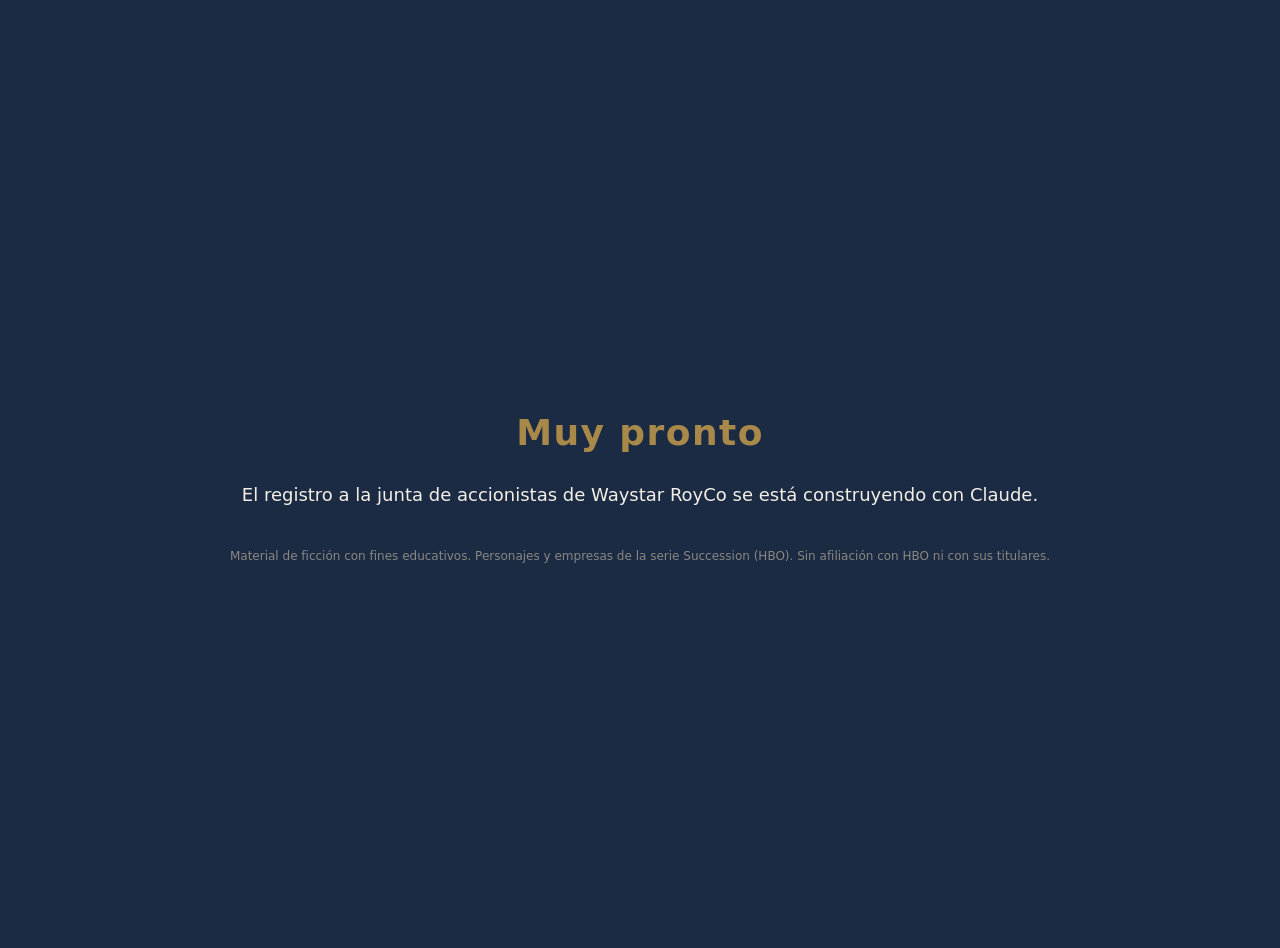
<file: sitio/index.html>
<!doctype html>
<html lang="es">
<head><meta charset="utf-8"><meta name="viewport" content="width=device-width, initial-scale=1"><title>Muy pronto · Junta de accionistas</title>
<style>body{margin:0;min-height:100vh;display:grid;place-items:center;background:#1C2B44;color:#F3EFE6;font:18px/1.4 system-ui,sans-serif;text-align:center;padding:24px}h1{color:#A8894A;letter-spacing:.04em}small{display:block;margin-top:40px;color:#8A8781;font-size:12px}</style></head>
<body><main><h1>Muy pronto</h1><p>El registro a la junta de accionistas de Waystar RoyCo se está construyendo con Claude.</p>
<small>Material de ficción con fines educativos. Personajes y empresas de la serie Succession (HBO). Sin afiliación con HBO ni con sus titulares.</small></main></body>
</html>
</file>
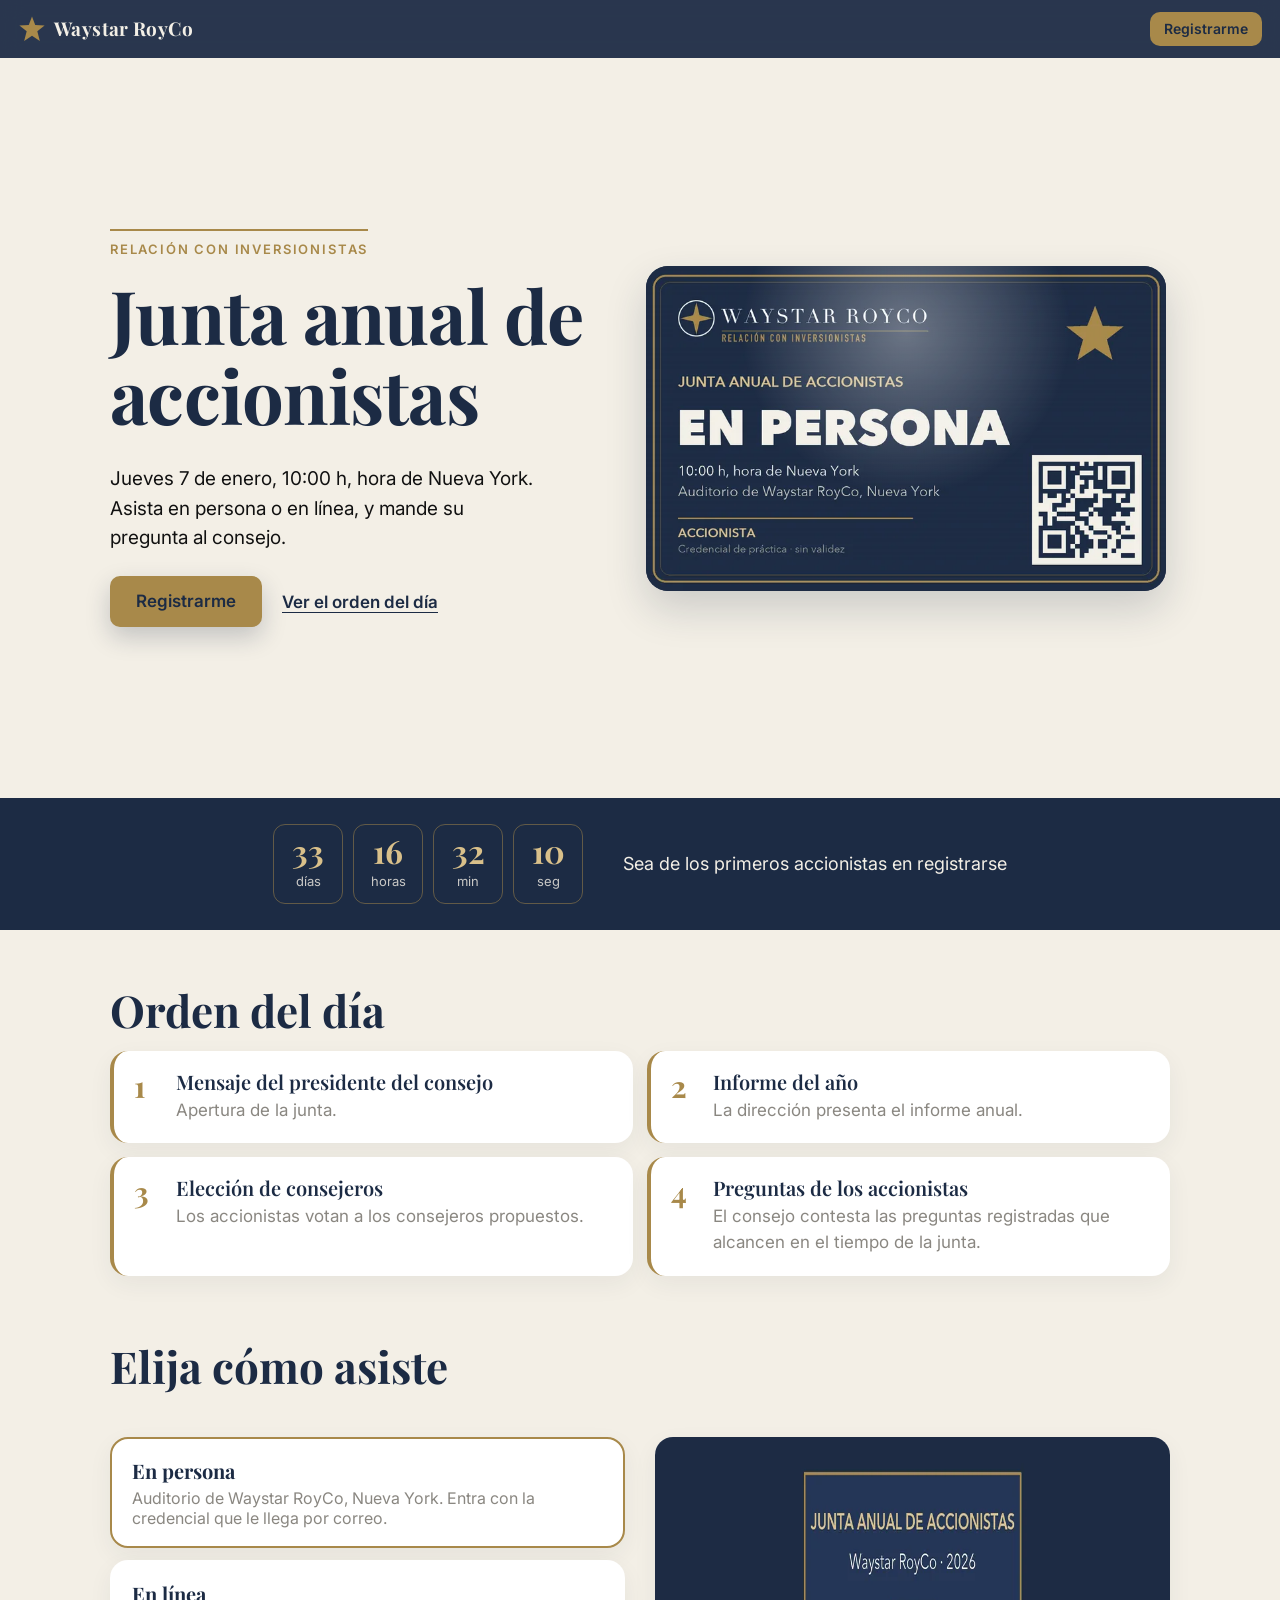
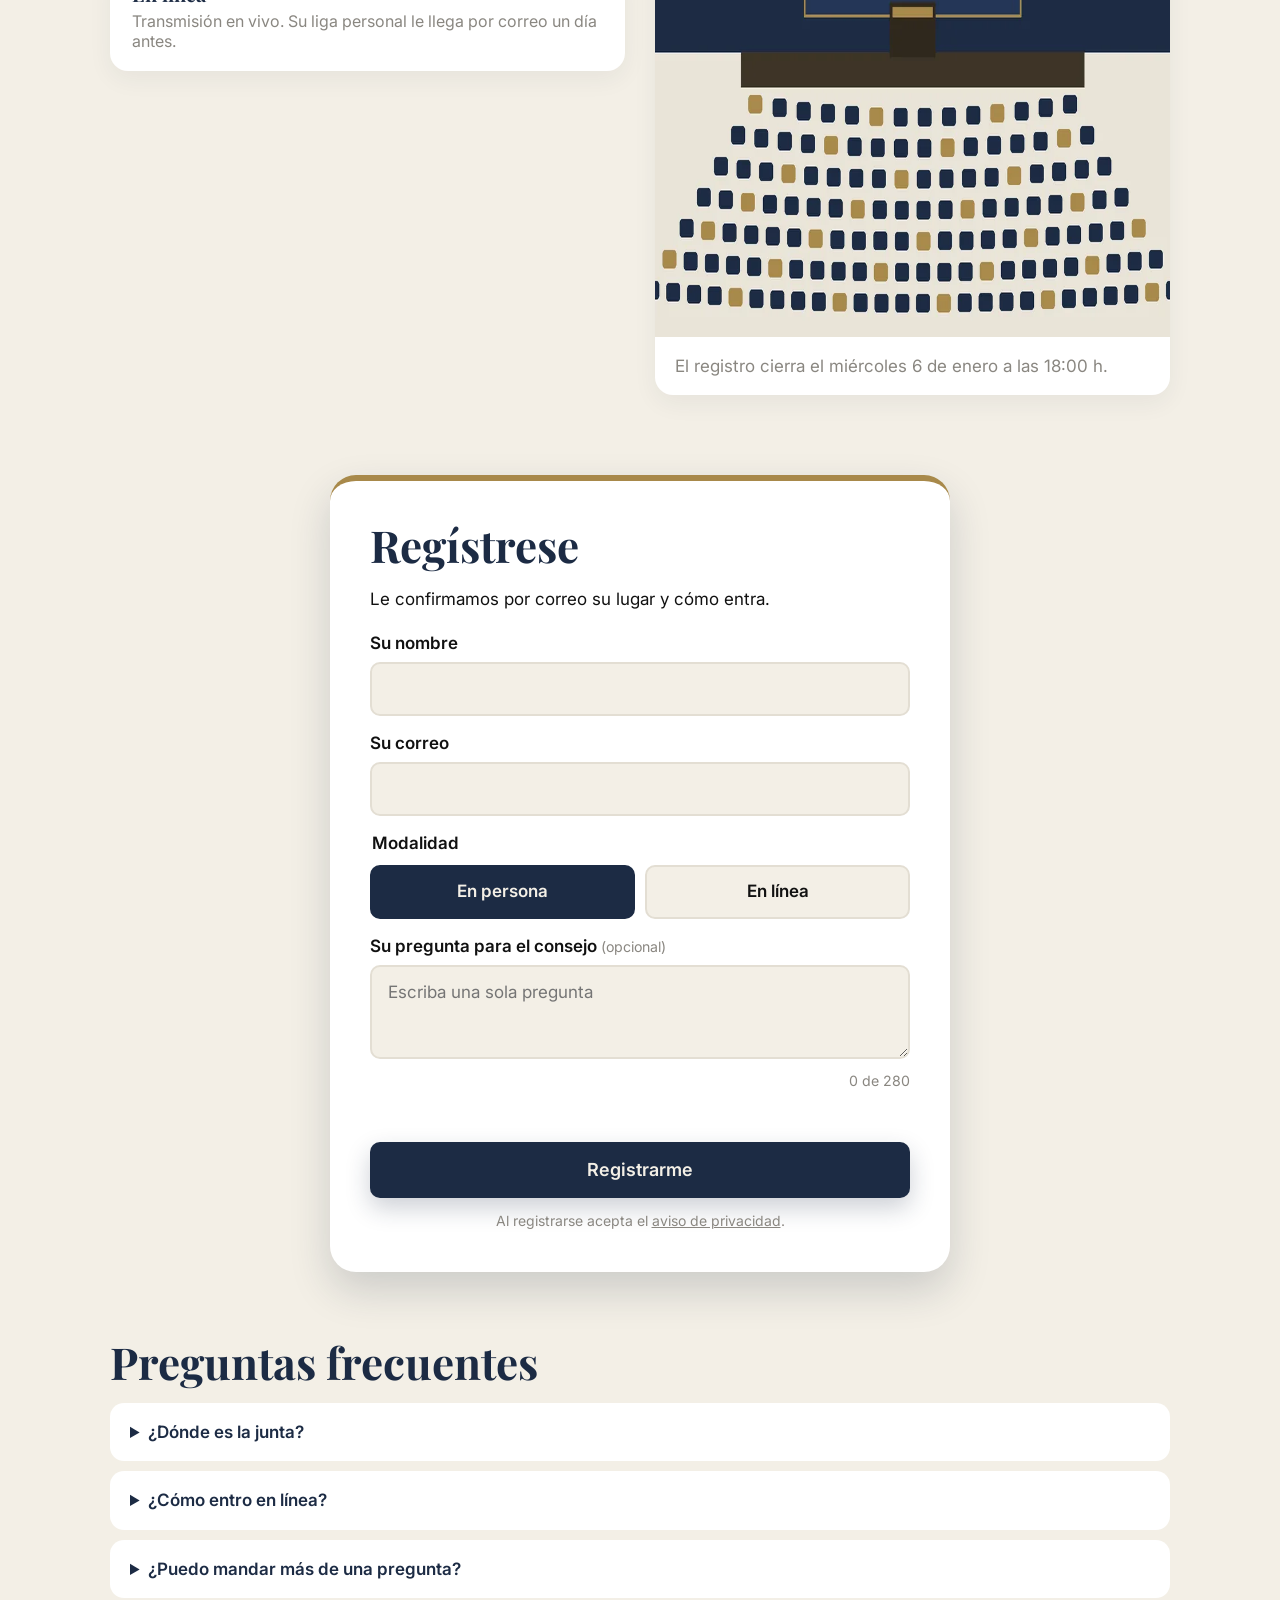
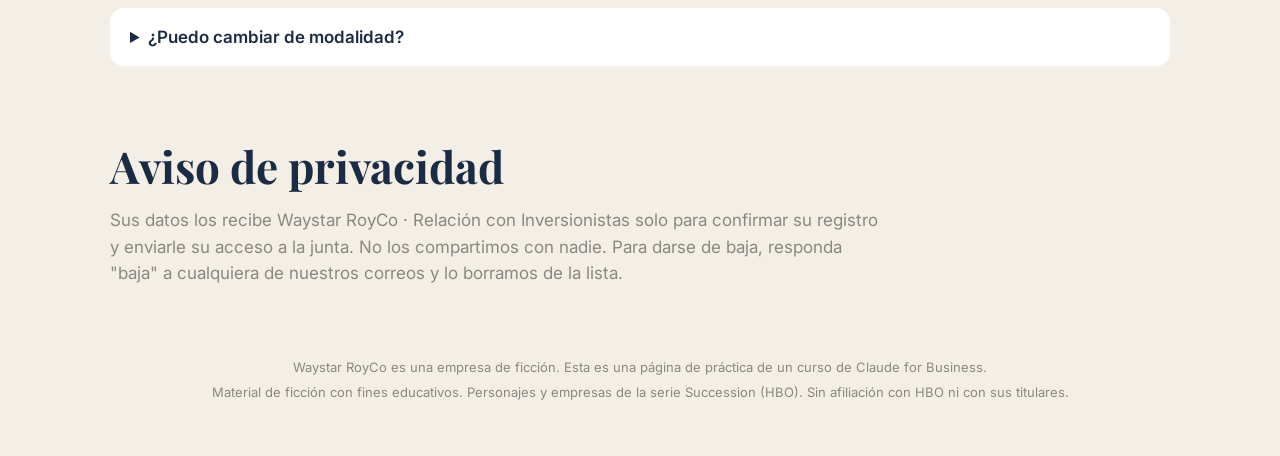
<file: respaldo/sitio/index.html>
<!doctype html>
<html lang="es">
<head>
  <meta charset="utf-8">
  <meta name="viewport" content="width=device-width, initial-scale=1, viewport-fit=cover">
  <title>Junta anual de accionistas · Waystar RoyCo</title>
  <meta name="description" content="Junta anual de accionistas de Waystar RoyCo. Regístrese en persona o en línea.">
  <meta name="theme-color" content="#1C2B44">
  <meta property="og:title" content="Junta anual de accionistas · Waystar RoyCo">
  <meta property="og:description" content="10:00 h, hora de Nueva York. Regístrese en persona o en línea.">
  <meta property="og:image" content="img/credencial-persona.webp">
  <link rel="preconnect" href="https://fonts.googleapis.com">
  <link rel="preconnect" href="https://fonts.gstatic.com" crossorigin>
  <link href="https://fonts.googleapis.com/css2?family=Inter:wght@400;600&family=Playfair+Display:wght@600;700&display=swap" rel="stylesheet">
  <link rel="preload" as="image" href="img/credencial-persona.webp">
  <link rel="stylesheet" href="estilos.css">
</head>
<body>
  <header class="barra">
    <a class="marca" href="#inicio" aria-label="Waystar RoyCo, Relación con Inversionistas">
      <svg class="estrella" viewBox="0 0 40 40" aria-hidden="true"><path fill="#A8894A" d="M20 2l4.6 12.4L38 15l-10.4 8.3L31.2 37 20 29.6 8.8 37l3.6-13.7L2 15l13.4-.6z"/></svg>
      <span>Waystar RoyCo</span>
    </a>
    <a class="btn chico" href="#registro">Registrarme</a>
  </header>

  <main>
    <section id="inicio" class="portada">
      <div class="texto-portada">
        <p class="etiqueta">Relación con Inversionistas</p>
        <h1>Junta anual de accionistas</h1>
        <p class="bajada"><span id="fecha-junta">10:00 h, hora de Nueva York</span>. Asista en persona o en línea, y mande su pregunta al consejo.</p>
        <div class="acciones">
          <a class="btn" href="#registro">Registrarme</a>
          <a class="enlace" href="#orden">Ver el orden del día</a>
        </div>
      </div>
      <div class="escena" id="escena">
        <div class="tarjeta3d" id="tarjeta3d">
          <img id="credencial" src="img/credencial-persona.webp" width="800" height="500" alt="Credencial de accionista de Waystar RoyCo para asistir en persona">
          <div class="brillo" aria-hidden="true"></div>
        </div>
      </div>
    </section>

    <section class="cinta" aria-label="Cuenta regresiva y registro">
      <div class="reloj" id="reloj" aria-live="off">
        <div><b id="r-dias">00</b><span>días</span></div>
        <div><b id="r-horas">00</b><span>horas</span></div>
        <div><b id="r-min">00</b><span>min</span></div>
        <div><b id="r-seg">00</b><span>seg</span></div>
      </div>
      <p class="lista" id="lista" aria-live="polite">Ya hay <b id="cuantos">…</b> <span id="cuantos-txt">accionistas registrados</span></p>
    </section>

    <section class="seccion" id="orden">
      <h2>Orden del día</h2>
      <ol class="puntos">
        <li class="punto aparece"><span class="num">1</span><div><h3>Mensaje del presidente del consejo</h3><p>Apertura de la junta.</p></div></li>
        <li class="punto aparece"><span class="num">2</span><div><h3>Informe del año</h3><p>La dirección presenta el informe anual.</p></div></li>
        <li class="punto aparece"><span class="num">3</span><div><h3>Elección de consejeros</h3><p>Los accionistas votan a los consejeros propuestos.</p></div></li>
        <li class="punto aparece"><span class="num">4</span><div><h3>Preguntas de los accionistas</h3><p>El consejo contesta las preguntas registradas que alcancen en el tiempo de la junta.</p></div></li>
      </ol>
    </section>

    <section class="seccion modalidades" id="modalidad">
      <h2>Elija cómo asiste</h2>
      <div class="selector" role="radiogroup" aria-label="Modalidad de asistencia">
        <button class="opcion activa" role="radio" aria-checked="true" data-valor="En persona" data-img="img/credencial-persona.webp">
          <b>En persona</b><span>Auditorio de Waystar RoyCo, Nueva York. Entra con la credencial que le llega por correo.</span></button>
        <button class="opcion" role="radio" aria-checked="false" data-valor="En línea" data-img="img/credencial-linea.webp">
          <b>En línea</b><span>Transmisión en vivo. Su liga personal le llega por correo un día antes.</span></button>
      </div>
      <figure class="sala aparece">
        <img src="img/sala.webp" width="900" height="500" loading="lazy" alt="Ilustración del auditorio de Waystar RoyCo con el escenario y las butacas">
        <figcaption id="cierre-junta">El registro cierra la víspera de la junta a las 18:00 h.</figcaption>
      </figure>
    </section>

    <section class="seccion registro" id="registro">
      <div class="caja-registro">
        <h2>Regístrese</h2>
        <p>Le confirmamos por correo su lugar y cómo entra.</p>
        <form id="forma" novalidate>
          <label>Su nombre<input id="nombre" name="nombre" autocomplete="name" maxlength="80" required></label>
          <label>Su correo<input id="correo" name="correo" type="email" inputmode="email" autocomplete="email" maxlength="120" required></label>
          <fieldset>
            <legend>Modalidad</legend>
            <div class="dos">
              <label><input type="radio" name="modalidad" value="En persona" checked><span>En persona</span></label>
              <label><input type="radio" name="modalidad" value="En línea"><span>En línea</span></label>
            </div>
          </fieldset>
          <label>Su pregunta para el consejo <small>(opcional)</small>
            <textarea id="pregunta" name="pregunta" rows="3" maxlength="280" placeholder="Escriba una sola pregunta"></textarea>
            <small class="cuenta" id="cuenta">0 de 280</small></label>
          <p class="mensaje" id="mensaje" role="status"></p>
          <button class="btn grande" id="enviar" type="submit">Registrarme</button>
          <p class="privacidad">Al registrarse acepta el <a href="#aviso">aviso de privacidad</a>.</p>
        </form>
        <div class="gracias" id="gracias" hidden>
          <div class="sello-ok" aria-hidden="true">✓</div>
          <h2 id="gracias-titulo">Su registro quedó</h2>
          <p>En unos minutos le llega su confirmación por correo. Revise también su carpeta de spam.</p>
        </div>
      </div>
    </section>

    <section class="seccion" id="preguntas">
      <h2>Preguntas frecuentes</h2>
      <details><summary>¿Dónde es la junta?</summary><p>En el auditorio de Waystar RoyCo, en Nueva York, y en transmisión en vivo para quien se registre en línea.</p></details>
      <details><summary>¿Cómo entro en línea?</summary><p>Un día antes le llega por correo su liga personal. No la comparta: es solo para usted.</p></details>
      <details><summary>¿Puedo mandar más de una pregunta?</summary><p>Una por persona, de máximo 280 caracteres. El consejo contesta en la junta las que alcancen; las demás, por correo.</p></details>
      <details><summary>¿Puedo cambiar de modalidad?</summary><p>Sí. Responda al correo de confirmación con la modalidad nueva antes de que cierre el registro.</p></details>
    </section>

    <section class="seccion aviso" id="aviso">
      <h2>Aviso de privacidad</h2>
      <p>Sus datos los recibe Waystar RoyCo · Relación con Inversionistas solo para confirmar su registro y enviarle su acceso a la junta. No los compartimos con nadie. Para darse de baja, responda "baja" a cualquiera de nuestros correos y lo borramos de la lista.</p>
    </section>
  </main>

  <footer class="pie">
    <p>Waystar RoyCo es una empresa de ficción. Esta es una página de práctica de un curso de Claude for Business.</p>
    <p>Material de ficción con fines educativos. Personajes y empresas de la serie Succession (HBO). Sin afiliación con HBO ni con sus titulares.</p>
  </footer>

  <canvas id="confeti" aria-hidden="true"></canvas>
  <script src="config.js"></script>
  <script src="app.js" defer></script>
</body>
</html>
</file>
<file: respaldo/sitio/estilos.css>
:root {
  --marino: #1C2B44;
  --marino-2: #2A3D5E;
  --oro: #A8894A;
  --oro-2: #D9C08A;
  --hueso: #F3EFE6;
  --tinta: #111111;
  --gris: #8A8781;
  --sello: #B3261E;
  --radio: 18px;
  --sombra: 0 18px 40px rgba(28, 43, 68, .18);
}
* { box-sizing: border-box; }
html { scroll-behavior: smooth; -webkit-text-size-adjust: 100%; }
body { margin: 0; background: var(--hueso); color: var(--tinta); font: 17px/1.55 "Inter", system-ui, sans-serif; overflow-x: hidden; }
img { max-width: 100%; display: block; }
h1, h2, h3 { font-family: "Playfair Display", Georgia, serif; line-height: 1.08; margin: 0 0 .4em; color: var(--marino); }
h1 { font-weight: 700; font-size: clamp(38px, 10vw, 74px); letter-spacing: -.01em; }
h2 { font-weight: 700; font-size: clamp(28px, 6.5vw, 44px); }
h3 { font-weight: 600; font-size: 20px; }
a { color: inherit; }

.barra {
  position: sticky; top: 0; z-index: 10; display: flex; align-items: center; justify-content: space-between;
  padding: 12px 18px; background: rgba(28, 43, 68, .94); color: var(--hueso); backdrop-filter: blur(10px); -webkit-backdrop-filter: blur(10px);
}
.marca { display: flex; align-items: center; gap: 8px; text-decoration: none; font-family: "Playfair Display", serif; font-weight: 700; font-size: 19px; letter-spacing: .02em; }
.estrella { width: 28px; height: 28px; }

.btn {
  display: inline-flex; align-items: center; justify-content: center; gap: 8px; border: 0; cursor: pointer;
  background: var(--oro); color: var(--marino); font: 600 17px/1 "Inter", sans-serif; text-decoration: none;
  padding: 17px 26px; border-radius: 10px; box-shadow: 0 10px 24px rgba(28, 43, 68, .22);
  transition: transform .15s ease, box-shadow .15s ease, background .2s;
}
.btn:hover { transform: translateY(-2px); box-shadow: 0 14px 30px rgba(28, 43, 68, .28); }
.btn:active { transform: scale(.97); }
.btn.chico { padding: 10px 14px; font-size: 14px; box-shadow: none; }
.btn.grande { width: 100%; padding: 19px; font-size: 18px; background: var(--marino); color: var(--hueso); }
.btn[disabled] { opacity: .6; cursor: default; transform: none; }
.enlace { font-weight: 600; text-underline-offset: 4px; color: var(--marino); }

.portada { position: relative; padding: 34px 20px 40px; display: grid; gap: 30px; max-width: 1100px; margin: 0 auto; }
.etiqueta { display: inline-block; border-top: 2px solid var(--oro); color: var(--oro); font-weight: 600; font-size: 13px; letter-spacing: .14em; text-transform: uppercase; padding-top: 8px; margin: 0 0 16px; }
.bajada { font-size: 19px; max-width: 36ch; margin: 0 0 24px; }
.acciones { display: flex; align-items: center; gap: 20px; flex-wrap: wrap; }

.escena { position: relative; perspective: 1000px; display: grid; place-items: center; padding: 10px 0; }
.tarjeta3d {
  position: relative; width: min(88vw, 520px); aspect-ratio: 8 / 5; border-radius: 22px; overflow: hidden;
  background: var(--marino); box-shadow: var(--sombra);
  transform-style: preserve-3d; transform: rotateX(var(--rx, 0deg)) rotateY(var(--ry, 0deg)); transition: transform .12s ease-out;
}
.tarjeta3d img { width: 100%; height: 100%; object-fit: cover; transform: translateZ(30px) scale(1.02); transition: opacity .35s ease; }
.tarjeta3d img.cambiando { opacity: 0; }
.brillo {
  position: absolute; inset: 0; pointer-events: none;
  background: radial-gradient(circle at var(--gx, 50%) var(--gy, 20%), rgba(255, 255, 255, .35), rgba(255, 255, 255, 0) 45%);
}

.cinta { background: var(--marino); color: var(--hueso); padding: 26px 20px; display: grid; gap: 14px; justify-items: center; margin-top: 20px; }
.reloj { display: flex; gap: 10px; }
.reloj div { border: 1px solid rgba(168, 137, 74, .5); border-radius: 12px; padding: 10px 12px; min-width: 70px; text-align: center; }
.reloj b { display: block; font-family: "Playfair Display", serif; font-size: 32px; line-height: 1; color: var(--oro-2); font-variant-numeric: tabular-nums; }
.reloj span { font-size: 13px; opacity: .8; }
.lista { margin: 0; font-size: 18px; text-align: center; }
.lista b { color: var(--oro-2); font-size: 24px; font-variant-numeric: tabular-nums; }

.seccion { max-width: 1100px; margin: 0 auto; padding: 56px 20px 10px; }
.puntos { list-style: none; padding: 0; margin: 0; display: grid; gap: 14px; }
.punto { display: flex; gap: 16px; align-items: flex-start; background: #fff; border-radius: var(--radio); padding: 20px; border-left: 4px solid var(--oro); box-shadow: 0 8px 24px rgba(28, 43, 68, .06); }
.punto .num { font-family: "Playfair Display", serif; font-weight: 700; font-size: 30px; color: var(--oro); line-height: 1; min-width: 26px; }
.punto h3 { margin-bottom: 4px; }
.punto p { margin: 0; color: var(--gris); }

.selector { display: grid; gap: 12px; margin-bottom: 22px; }
.opcion { text-align: left; display: grid; gap: 4px; border: 2px solid transparent; background: #fff; border-radius: var(--radio); padding: 18px 20px; font: 16px "Inter", sans-serif; color: var(--tinta); cursor: pointer; box-shadow: 0 8px 24px rgba(28, 43, 68, .06); }
.opcion b { font-family: "Playfair Display", serif; font-size: 20px; color: var(--marino); }
.opcion span { color: var(--gris); }
.opcion.activa { border-color: var(--oro); }
.sala { margin: 0; background: #fff; border-radius: var(--radio); overflow: hidden; box-shadow: 0 8px 24px rgba(28, 43, 68, .06); }
.sala figcaption { padding: 16px 20px; color: var(--gris); }

.registro { padding-top: 70px; }
.caja-registro { background: #fff; border-radius: 26px; padding: 30px 22px; box-shadow: var(--sombra); border-top: 6px solid var(--oro); }
form label { display: block; font-weight: 600; margin: 14px 0; }
form small { font-weight: 400; color: var(--gris); }
input, textarea { width: 100%; margin-top: 6px; font: 17px "Inter", sans-serif; padding: 15px 16px; border-radius: 10px; border: 2px solid #E3DED3; background: var(--hueso); color: var(--tinta); resize: vertical; }
input:focus, textarea:focus { outline: none; border-color: var(--oro); }
input[aria-invalid="true"], textarea[aria-invalid="true"] { border-color: var(--sello); }
.cuenta { display: block; text-align: right; margin-top: 4px; }
fieldset { border: 0; padding: 0; margin: 14px 0; }
legend { font-weight: 600; margin-bottom: 8px; }
.dos { display: flex; gap: 10px; }
.dos label { margin: 0; flex: 1; }
.dos input { position: absolute; opacity: 0; width: 1px; height: 1px; }
.dos span { display: grid; place-items: center; height: 54px; border-radius: 10px; background: var(--hueso); font-weight: 600; cursor: pointer; border: 2px solid #E3DED3; }
.dos input:checked + span { background: var(--marino); color: var(--hueso); border-color: var(--marino); }
.dos input:focus-visible + span { border-color: var(--oro); }
.mensaje { min-height: 1.4em; font-weight: 600; color: var(--sello); margin: 6px 0 12px; }
.privacidad { font-size: 14px; color: var(--gris); text-align: center; margin: 12px 0 0; }
.gracias { text-align: center; padding: 20px 0; animation: entrar .6s ease; }
.sello-ok { display: inline-grid; place-items: center; width: 84px; height: 84px; border-radius: 50%; border: 3px solid var(--oro); color: var(--oro); font-size: 44px; margin-bottom: 10px; }
@keyframes entrar { from { opacity: 0; transform: translateY(16px) scale(.96); } }

details { background: #fff; border-radius: 14px; padding: 16px 20px; margin: 10px 0; }
summary { font-weight: 600; cursor: pointer; color: var(--marino); }
details p { margin: 10px 0 0; color: var(--gris); }
.aviso p { color: var(--gris); max-width: 70ch; }
.pie { text-align: center; color: var(--gris); font-size: 13px; padding: 40px 20px 50px; }
.pie p { margin: 4px 0; }

.aparece { opacity: 0; transform: translateY(24px); transition: opacity .7s ease, transform .7s ease; }
.aparece.visible { opacity: 1; transform: none; }
#confeti { position: fixed; inset: 0; width: 100%; height: 100%; pointer-events: none; z-index: 50; }

@media (min-width: 860px) {
  .portada { grid-template-columns: 1fr 1.05fr; align-items: center; padding-top: 60px; min-height: 80vh; }
  .puntos { grid-template-columns: 1fr 1fr; }
  .modalidades { display: grid; grid-template-columns: 1fr 1fr; gap: 30px; align-items: start; }
  .modalidades h2 { grid-column: 1 / -1; }
  .caja-registro { max-width: 620px; margin: 0 auto; padding: 40px; }
  .cinta { grid-template-columns: auto auto; justify-content: center; gap: 40px; align-items: center; }
}
@media (prefers-reduced-motion: reduce) {
  *, *::before, *::after { animation: none !important; transition: none !important; }
  .aparece { opacity: 1; transform: none; }
}
</file>
